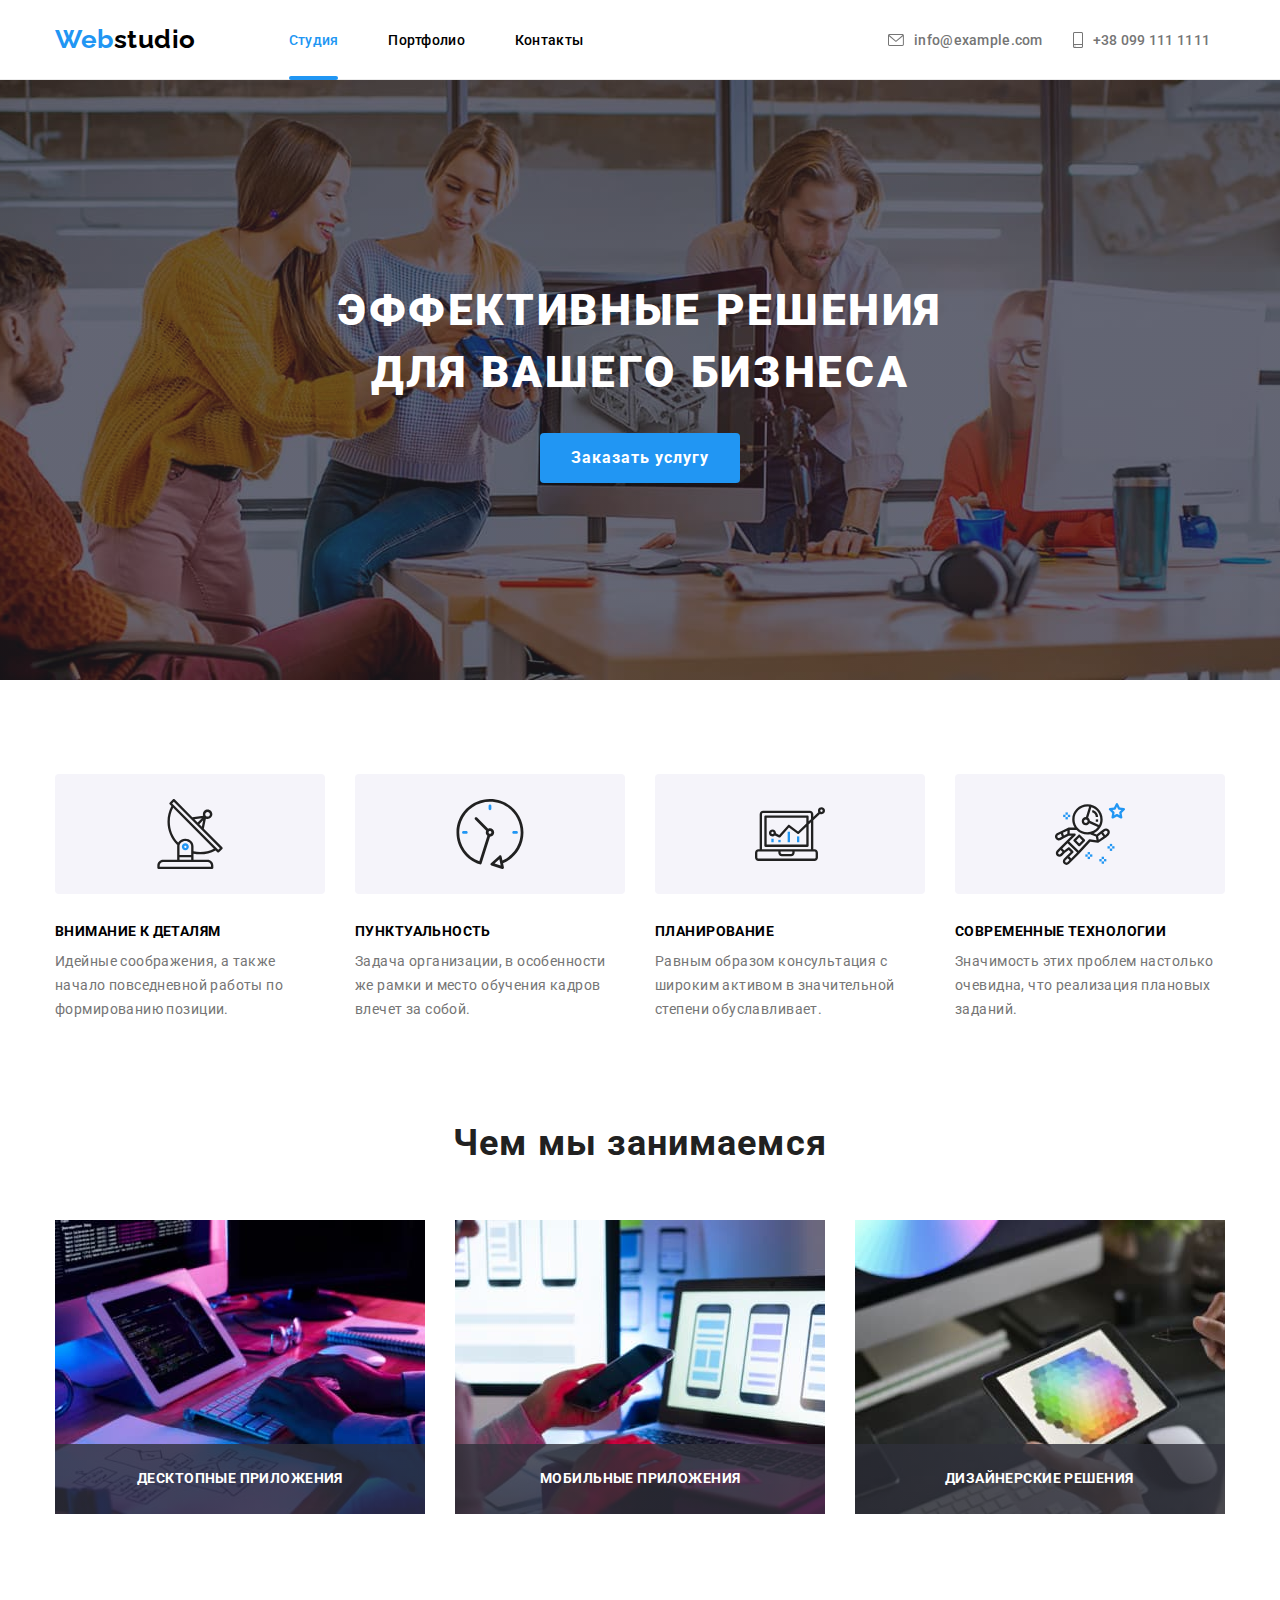
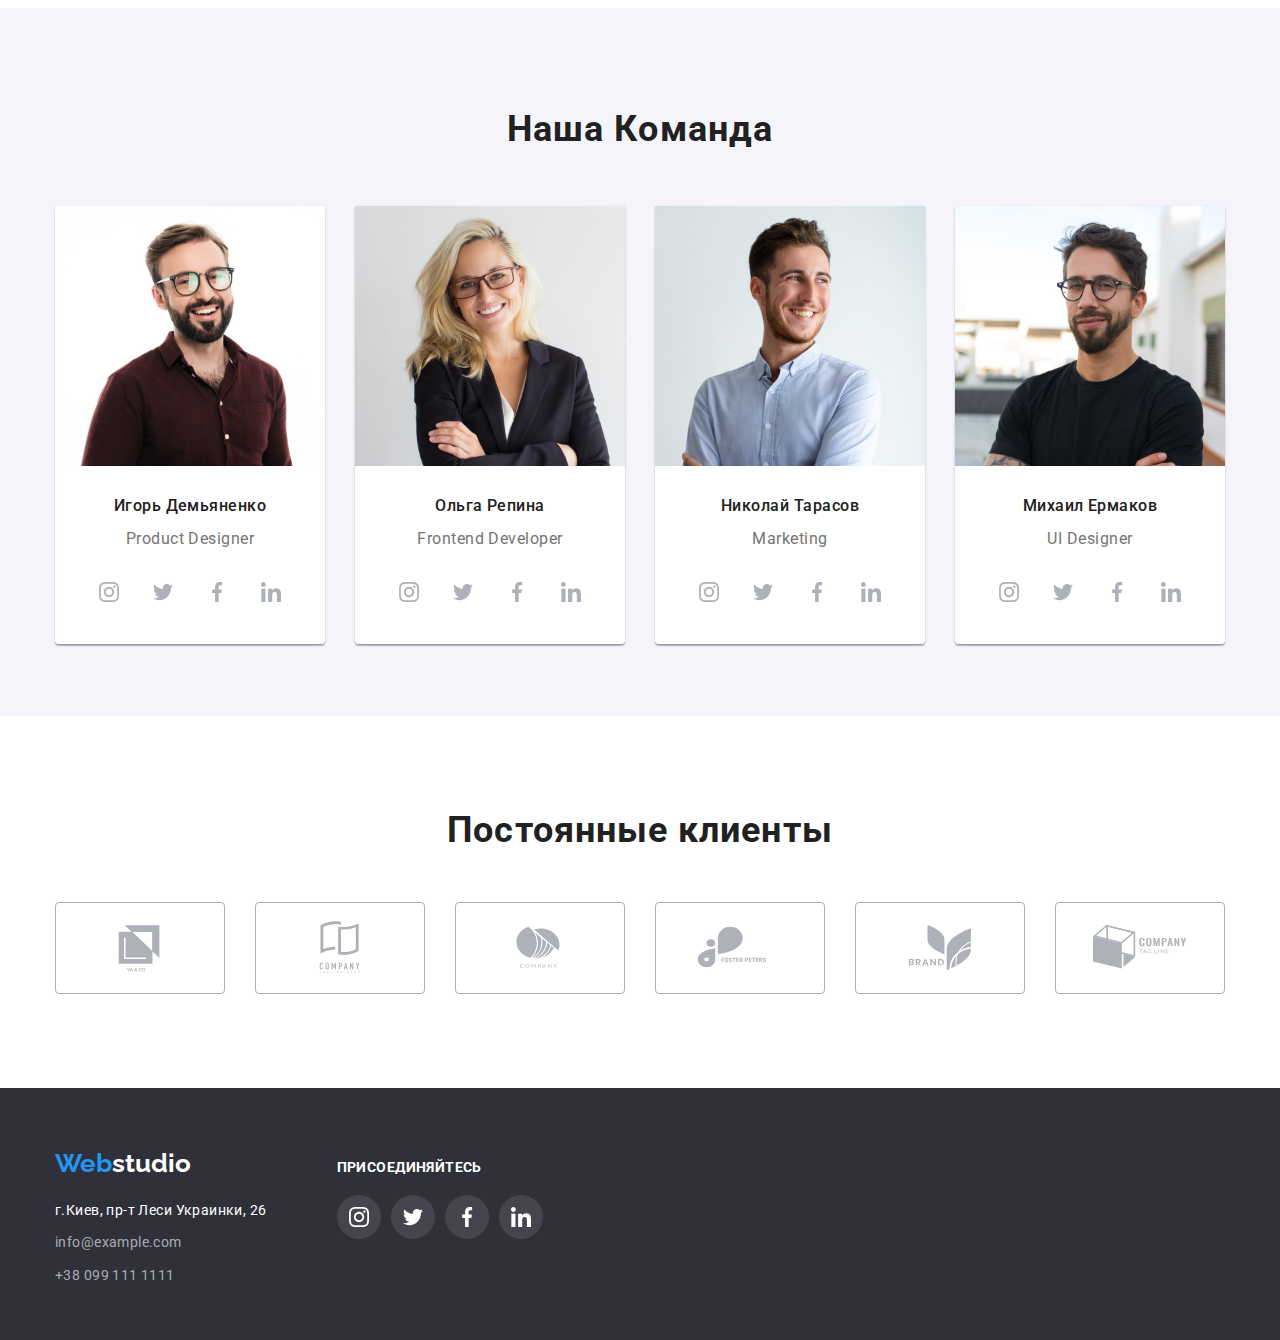
<file: index.html>
<!DOCTYPE html>
<html lang="ru">
  <head>
    <meta charset="UTF-8" />
    <meta http-equiv="X-UA-Compatible" content="IE=edge" />
    <meta name="viewport" content="width=device-width, initial-scale=1.0" />
    <title>Document</title>
    <link rel="preconnect" href="https://fonts.googleapis.com" />
    <link rel="preconnect" href="https://fonts.gstatic.com" crossorigin />
    <link
      href="https://fonts.googleapis.com/css2?family=Raleway:wght@700&family=Roboto:wght@400;500;700;900&display=swap"
      rel="stylesheet"
    />
    <link
      rel="stylesheet"
      href="https://cdnjs.cloudflare.com/ajax/libs/modern-normalize/1.1.0/modern-normalize.min.css"
    />
    <link rel="stylesheet" href="./css/styles.css" />
  </head>

  <body>
    <header class="header">
      <div class="container header-container">
        <nav class="nav">
          <a href="./index.html" lang="en" class="nav-title"
            >Web<span class="nav-logo">studio</span></a
          >

          <ul class="site-nav-list">
            <li class="nav-item">
              <a href="./index.html" class="link current">Студия</a>
            </li>
            <li class="nav-item">
              <a href="./portfolio.html" class="link">Портфолио</a>
            </li>
            <li class="nav-item"><a href="" class="link">Контакты</a></li>
          </ul>
        </nav>

        <div class="header-adress">
          <ul class="adress-list">
            <li class="adress-item">
              <a href="mailto:info@example.com" class="mail"
                ><svg class="nav-contact-icon" width="16" height="12">
                  <use href="images/icons.svg.svg#icon-envelope"></use>
                </svg>
                info@example.com</a
              >
            </li>
            <li class="adress-item">
              <a href="tel:+380991111111" class="phone"
                ><svg class="nav-contact-icon" width="10" height="16">
                  <use href="images/icons.svg.svg#icon-smartphone"></use>
                </svg>
                +38 099 111 1111</a
              >
            </li>
          </ul>
        </div>
      </div>
    </header>

    <main>
      <section class="hero-section overlay">
        <div class="container">
          <h1 class="hero-title">Эффективные решения для вашего бизнеса</h1>
          <button type="button" class="hero-button" data-modal-open>
            Заказать услугу
          </button>
        </div>
      </section>

      <section class="section">
        <div class="container">
          <ul class="section-list">
            <li class="section-item">
              <div class="section-group">
                <svg class="section-icon" width="70" height="70">
                  <use href="images/icons.svg.svg#icon-antenna"></use>
                </svg>
              </div>
              <h2 class="section-title">Внимание к деталям</h2>
              <p class="section-point">
                Идейные соображения, а также начало повседневной работы по
                формированию позиции.
              </p>
            </li>

            <li class="section-item">
              <div class="section-group">
                <svg class="section-icon" width="70" height="70">
                  <use href="images/icons.svg.svg#icon-clock"></use>
                </svg>
              </div>
              <h2 class="section-title">Пунктуальность</h2>
              <p class="section-point">
                Задача организации, в особенности же рамки и место обучения
                кадров влечет за собой.
              </p>
            </li>

            <li class="section-item">
              <div class="section-group">
                <svg class="section-icon" width="70" height="70">
                  <use href="images/icons.svg.svg#icon-diagram"></use>
                </svg>
              </div>
              <h2 class="section-title">Планирование</h2>
              <p class="section-point">
                Равным образом консультация с широким активом в значительной
                степени обуславливает.
              </p>
            </li>

            <li class="section-item">
              <div class="section-group">
                <svg class="section-icon" width="70" height="70">
                  <use href="images/icons.svg.svg#icon-astronaut"></use>
                </svg>
              </div>
              <h2 class="section-title">Современные технологии</h2>
              <p class="section-point">
                Значимость этих проблем настолько очевидна, что реализация
                плановых заданий.
              </p>
            </li>
          </ul>
        </div>
      </section>

      <section class="about-section">
        <div class="container">
          <h2 class="about-us">Чем мы занимаемся</h2>

          <ul class="about-list">
            <li class="about-item">
              <div class="decor-item">
                <img
                  src="./images/box1.jpg"
                  alt="Десктопные приложения"
                  width="370"
                  class="about-img"
                />

                <div class="box-description">
                  <h3 class="box-text-one">Десктопные приложения</h3>
                </div>
              </div>
            </li>

            <li class="about-item">
              <div class="decor-item">
                <img
                  class="about-img"
                  src="./images/box2.jpg"
                  alt="Мобильные приложения"
                  width="370"
                />

                <div class="box-description">
                  <h3 class="box-text-two">Мобильные приложения</h3>
                </div>
              </div>
            </li>

            <li class="about-item">
              <div class="decor-item">
                <img
                  src="./images/box3.jpg"
                  alt="Дизайнерские решения"
                  width="370"
                  class="about-img"
                />
                <div class="box-description">
                  <h3 class="box-text-three">Дизайнерские решения</h3>
                </div>
              </div>
            </li>
          </ul>
        </div>
      </section>

      <section class="team-section">
        <div class="container">
          <h2 class="our-team">Наша Команда</h2>
          <ul class="team-list">
            <li class="team-item">
              <img
                src="./images/teamcard1.jpg"
                alt="Игорь Демьяненко Продакт Дизайнер"
                width="270"
                class="team-img"
              />
              <div class="team-member">
                <h3 class="teammate-name">Игорь Демьяненко</h3>
                <p lang="en" class="team-position">Product Designer</p>
                <ul class="team-social-list">
                  <li class="team-social-item">
                    <a href="" class="team-social-link">
                      <svg class="team-social-icon" width="20" height="20">
                        <use href="images/icons.svg.svg#icon-instagram"></use>
                      </svg>
                    </a>
                  </li>
                  <li class="team-social-item">
                    <a href="" class="team-social-link">
                      <svg class="team-social-icon" width="20" height="20">
                        <use href="images/icons.svg.svg#icon-twitter"></use>
                      </svg>
                    </a>
                  </li>
                  <li class="team-social-item">
                    <a href="" class="team-social-link">
                      <svg class="team-social-icon" width="20" height="20">
                        <use href="images/icons.svg.svg#icon-facebook"></use>
                      </svg>
                    </a>
                  </li>
                  <li class="team-social-item">
                    <a href="" class="team-social-link">
                      <svg class="team-social-icon" width="20" height="20">
                        <use href="images/icons.svg.svg#icon-linkedin"></use>
                      </svg>
                    </a>
                  </li>
                </ul>
              </div>
            </li>

            <li class="team-item">
              <img
                src="./images/teamcard2.jpg"
                alt="Ольга Репина Фронтэнд Разработчик"
                width="270"
                class="team-img"
              />
              <div class="team-member">
                <h3 class="teammate-name">Ольга Репина</h3>
                <p lang="en" class="team-position">Frontend Developer</p>
                <ul class="team-social-list">
                  <li class="team-social-item">
                    <a href="" class="team-social-link"
                      ><svg class="team-social-icon" width="20" height="20">
                        <use href="images/icons.svg.svg#icon-instagram"></use>
                      </svg>
                    </a>
                  </li>
                  <li class="team-social-item">
                    <a href="" class="team-social-link"
                      ><svg class="team-social-icon" width="20" height="20">
                        <use href="images/icons.svg.svg#icon-twitter"></use>
                      </svg>
                    </a>
                  </li>
                  <li class="team-social-item">
                    <a href="" class="team-social-link"
                      ><svg class="team-social-icon" width="20" height="20">
                        <use href="images/icons.svg.svg#icon-facebook"></use>
                      </svg>
                    </a>
                  </li>
                  <li class="team-social-item">
                    <a href="" class="team-social-link">
                      <svg class="team-social-icon" width="20" height="20">
                        <use href="images/icons.svg.svg#icon-linkedin"></use>
                      </svg>
                    </a>
                  </li>
                </ul>
              </div>
            </li>

            <li class="team-item">
              <img
                src="./images/teamcard3.jpg"
                alt="Николай Тарасов Маркетолог"
                width="270"
                class="team-img"
              />
              <div class="team-member">
                <h3 class="teammate-name">Николай Тарасов</h3>
                <p lang="en" class="team-position">Marketing</p>
                <ul class="team-social-list">
                  <li class="team-social-item">
                    <a href="" class="team-social-link"
                      ><svg class="team-social-icon" width="20" height="20">
                        <use href="images/icons.svg.svg#icon-instagram"></use>
                      </svg>
                    </a>
                  </li>
                  <li class="team-social-item">
                    <a href="" class="team-social-link"
                      ><svg class="team-social-icon" width="20" height="20">
                        <use href="images/icons.svg.svg#icon-twitter"></use>
                      </svg>
                    </a>
                  </li>
                  <li class="team-social-item">
                    <a href="" class="team-social-link"
                      ><svg class="team-social-icon" width="20" height="20">
                        <use href="images/icons.svg.svg#icon-facebook"></use>
                      </svg>
                    </a>
                  </li>
                  <li class="team-social-item">
                    <a href="" class="team-social-link">
                      <svg class="team-social-icon" width="20" height="20">
                        <use href="images/icons.svg.svg#icon-linkedin"></use>
                      </svg>
                    </a>
                  </li>
                </ul>
              </div>
            </li>

            <li class="team-item">
              <img
                src="./images/teamcard4.jpg"
                alt="Михаил Ермаков ЮИ Дизайнер"
                width="270"
                class="team-img"
              />
              <div class="team-member">
                <h3 class="teammate-name">Михаил Ермаков</h3>
                <p lang="en" class="team-position">UI Designer</p>
                <ul class="team-social-list">
                  <li class="team-social-item">
                    <a href="" class="team-social-link"
                      ><svg class="team-social-icon" width="20" height="20">
                        <use href="images/icons.svg.svg#icon-instagram"></use>
                      </svg>
                    </a>
                  </li>
                  <li class="team-social-item">
                    <a href="" class="team-social-link">
                      <svg class="team-social-icon" width="20" height="20">
                        <use href="images/icons.svg.svg#icon-twitter"></use>
                      </svg>
                    </a>
                  </li>
                  <li class="team-social-item">
                    <a href="" class="team-social-link">
                      <svg class="team-social-icon" width="20" height="20">
                        <use href="images/icons.svg.svg#icon-facebook"></use>
                      </svg>
                    </a>
                  </li>
                  <li class="team-social-item">
                    <a href="" class="team-social-link">
                      <svg class="team-social-icon" width="20" height="20">
                        <use href="images/icons.svg.svg#icon-linkedin"></use>
                      </svg>
                    </a>
                  </li>
                </ul>
              </div>
            </li>
          </ul>
        </div>
      </section>
    </main>

    <section class="clients-section">
      <div class="container clients-container">
        <h2 class="clients-title">Постоянные клиенты</h2>
        <ul class="our-clients-list">
          <li class="our-clients-item">
            <a href="" class="our-clients-link">
              <svg class="our-clients-icon" width="106" height="60">
                <use href="./images/icons.svg.svg#icon-Logo"></use>
              </svg>
            </a>
          </li>
          <li class="our-clients-item">
            <a href="" class="our-clients-link">
              <svg class="our-clients-icon" width="106" height="60">
                <use href="./images/icons.svg.svg#icon-Logo-1"></use>
              </svg>
            </a>
          </li>
          <li class="our-clients-item">
            <a href="" class="our-clients-link">
              <svg class="our-clients-icon" width="106" height="60">
                <use href="./images/icons.svg.svg#icon-Logo-2"></use>
              </svg>
            </a>
          </li>
          <li class="our-clients-item">
            <a href="" class="our-clients-link">
              <svg class="our-clients-icon" width="106" height="60">
                <use href="./images/icons.svg.svg#icon-Logo-3"></use>
              </svg>
            </a>
          </li>
          <li class="our-clients-item">
            <a href="" class="our-clients-link">
              <svg class="our-clients-icon" width="106" height="60">
                <use href="./images/icons.svg.svg#icon-Logo-4"></use>
              </svg>
            </a>
          </li>
          <li class="our-clients-item">
            <a href="" class="our-clients-link">
              <svg class="our-clients-icon" width="106" height="60">
                <use href="./images/icons.svg.svg#icon-Logo-5"></use>
              </svg>
            </a>
          </li>
        </ul>
      </div>
    </section>

    <footer class="footer">
      <div class="container footer-container">
        <div class="footer-adress">
          <a href="./index.html" lang="en" class="footer-title"
            >Web<span class="footer-logo">studio</span></a
          >
          <address>
            <ul class="footer-contacts">
              <li>
                <a
                  href="https://goo.gl/maps/CcoJEwmLKHJg576z9"
                  target="_blank"
                  rel="noopener noreferrer nofollow"
                  class="footer-map"
                  >г.Киев, пр-т Леси Украинки, 26</a
                >
              </li>
              <li>
                <a href="mailto:info@example.com" class="footer-email"
                  >info@example.com</a
                >
              </li>
              <li>
                <a href="tel:+380991111111" class="footer-tel"
                  >+38 099 111 1111</a
                >
              </li>
            </ul>
          </address>
        </div>
        <div class="footer-socials">
          <p class="footer-join-us">присоединяйтесь</p>
          <ul class="footer-social-list">
            <li class="footer-social-item">
              <a href="" class="footer-social-link"
                ><svg class="footer-social-icon" width="20" height="20">
                  <use href="images/icons.svg.svg#icon-instagram"></use>
                </svg>
              </a>
            </li>
            <li class="footer-social-item">
              <a href="" class="footer-social-link"
                ><svg class="footer-social-icon" width="20" height="20">
                  <use href="images/icons.svg.svg#icon-twitter"></use>
                </svg>
              </a>
            </li>
            <li class="footer-social-item">
              <a href="" class="footer-social-link"
                ><svg class="footer-social-icon" width="20" height="20">
                  <use href="images/icons.svg.svg#icon-facebook"></use>
                </svg>
              </a>
            </li>
            <li class="footer-social-item">
              <a href="" class="footer-social-link">
                <svg class="footer-social-icon" width="20" height="20">
                  <use href="images/icons.svg.svg#icon-linkedin"></use>
                </svg>
              </a>
            </li>
          </ul>
        </div>
      </div>
    </footer>

    <div class="backdrop is-hidden" data-modal>
      <div class="modal">
        <button class="close-button" type="button" data-modal-close>
          <svg class="icon-close" width="18" height="18">
            <use href="./images/icons.svg.svg#icon-close"></use>
          </svg>
        </button>
      </div>
    </div>
    <script src="./js/modal.js"></script>
  </body>
</html>
</file>
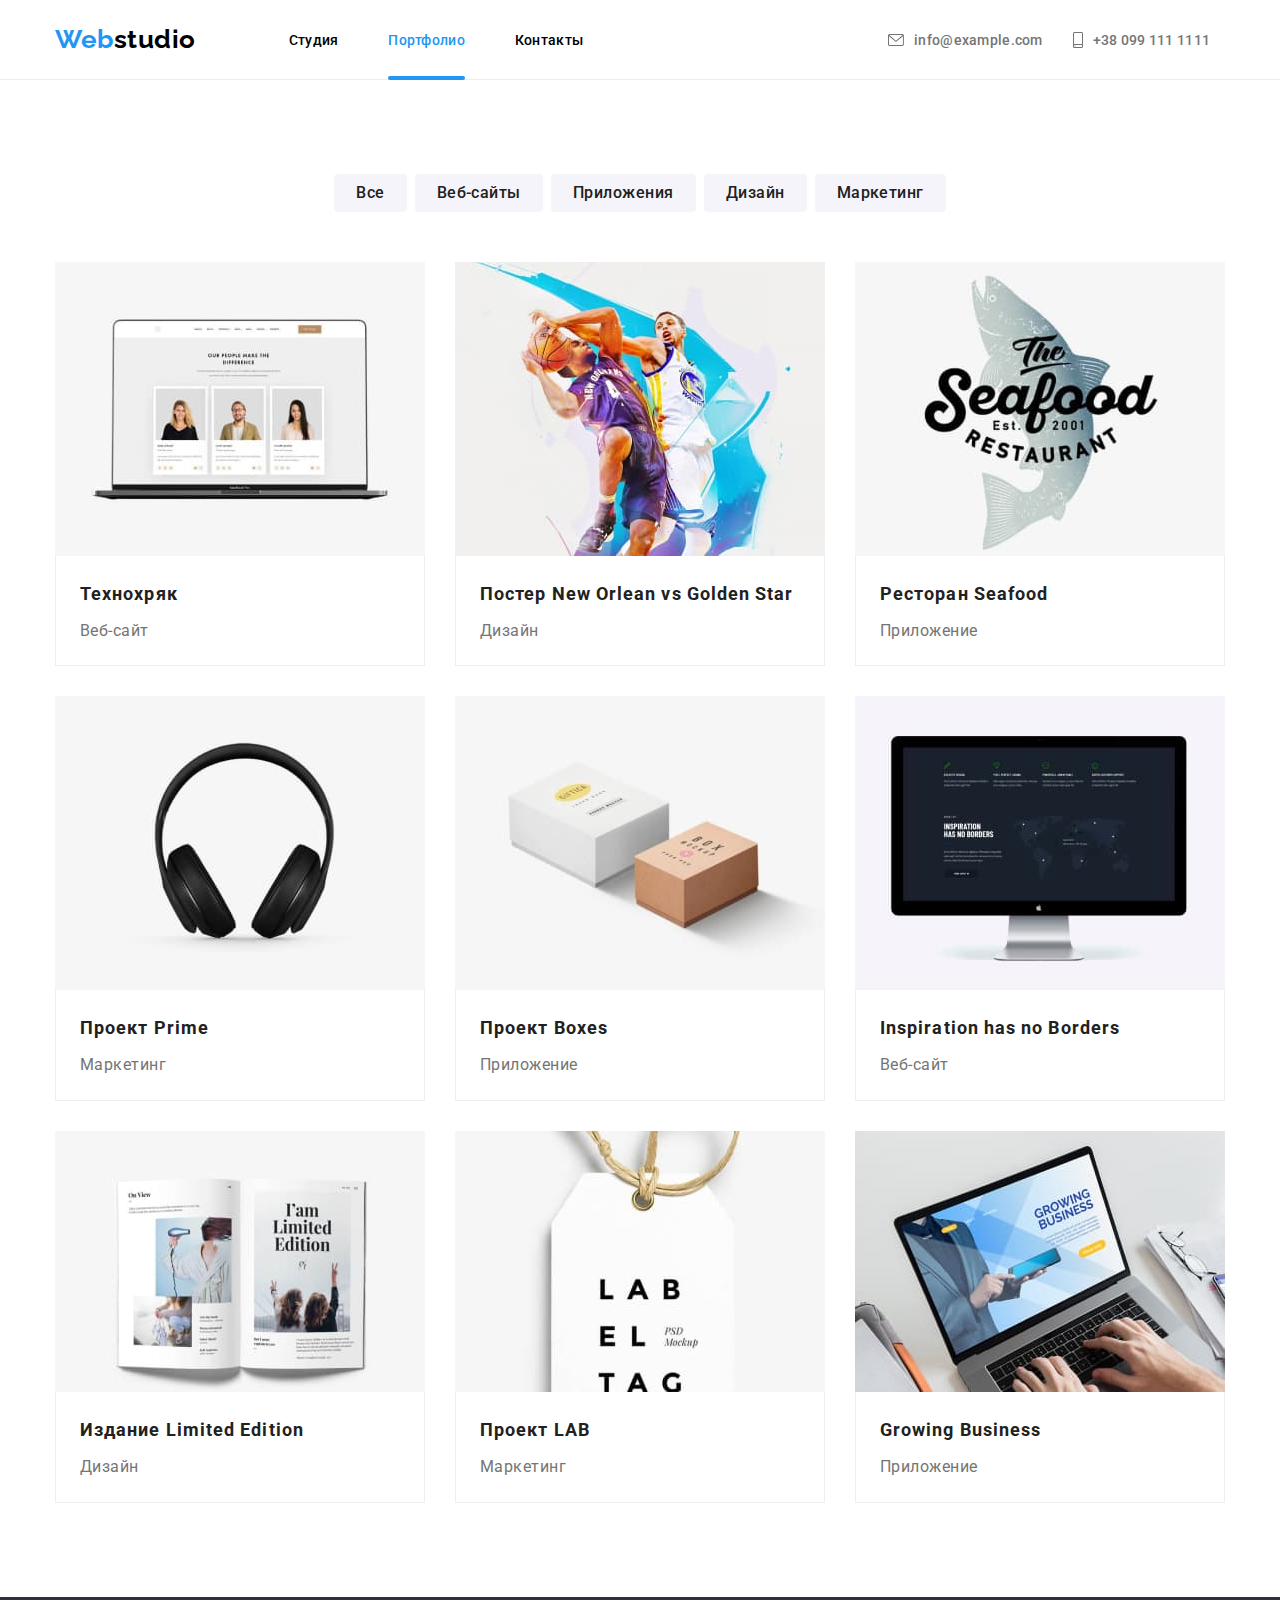
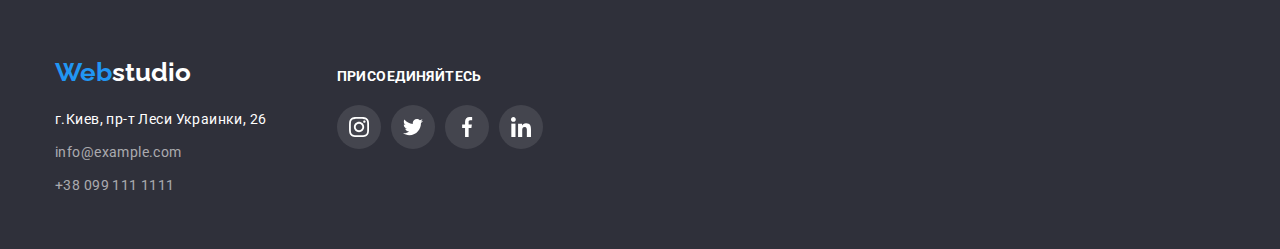
<file: portfolio.html>
<!DOCTYPE html>
<html lang="ru">
  <head>
    <meta charset="UTF-8" />
    <meta http-equiv="X-UA-Compatible" content="IE=edge" />
    <meta name="viewport" content="width=device-width, initial-scale=1.0" />
    <title>Document</title>
    <link rel="preconnect" href="https://fonts.googleapis.com" />
    <link rel="preconnect" href="https://fonts.gstatic.com" crossorigin />
    <link
      href="https://fonts.googleapis.com/css2?family=Raleway:wght@700&family=Roboto:wght@400;500;700;900&display=swap"
      rel="stylesheet"
    />
    <link
      rel="stylesheet"
      href="https://cdnjs.cloudflare.com/ajax/libs/modern-normalize/1.1.0/modern-normalize.min.css"
    />
    <link rel="stylesheet" href="./css/styles.css" />
  </head>

  <body>
    <header class="header">
      <div class="container header-container">
        <nav class="nav">
          <a href="./index.html" lang="en" class="nav-title"
            >Web<span class="nav-logo">studio</span></a
          >

          <ul class="site-nav-list">
            <li class="nav-item">
              <a href="./index.html" class="link">Студия</a>
            </li>
            <li class="nav-item">
              <a href="./portfolio.html" class="link current">Портфолио</a>
            </li>
            <li class="nav-item"><a href="" class="link">Контакты</a></li>
          </ul>
        </nav>

        <div class="header-adress">
          <ul class="adress-list">
            <li class="adress-item">
              <a href="mailto:info@example.com" class="mail"
                ><svg class="nav-contact-icon" width="16" height="12">
                  <use href="images/icons.svg.svg#icon-envelope"></use>
                </svg>
                info@example.com</a
              >
            </li>
            <li class="adress-item">
              <a href="tel:+380991111111" class="phone"
                ><svg class="nav-contact-icon" width="10" height="16">
                  <use href="images/icons.svg.svg#icon-smartphone"></use>
                </svg>
                +38 099 111 1111</a
              >
            </li>
          </ul>
        </div>
      </div>
    </header>
    <main>
      <section class="portfolio-section">
        <div class="container">
          <h1 class="visually-hidden">Портфолио</h1>
          <ul class="buttons-list">
            <li class="button-item">
              <button type="button" class="buttons-portfolio">Все</button>
            </li>
            <li class="button-item">
              <button type="button" class="buttons-portfolio">Веб-сайты</button>
            </li>
            <li class="button-item">
              <button type="button" class="buttons-portfolio">
                Приложения
              </button>
            </li>
            <li class="button-item">
              <button type="button" class="buttons-portfolio">Дизайн</button>
            </li>
            <li class="button-item">
              <button type="button" class="buttons-portfolio">Маркетинг</button>
            </li>
          </ul>

          <ul class="example">
            <li class="example-item">
              <a href="" class="card-link">
                <div class="example-image">
                  <img
                    src="./images/image-one.jpg"
                    alt="Веб-сайт"
                    width="370"
                    class="example-img"
                  />
                  <div class="example-animation">
                    <p class="example-animation-text">
                      Технокряк это современная площадка распространения
                      коронавируса. Компании используют эту платформу для
                      цифрового шпионажа и атак на защищённые сервера
                      конкурентов.
                    </p>
                  </div>
                </div>
                <div class="example-description">
                  <h2 class="example-title">Технохряк</h2>
                  <p class="example-text">Веб-сайт</p>
                </div>
              </a>
            </li>

            <li class="example-item">
              <a href="" class="card-link">
                <div class="example-image">
                  <img
                    src="./images/image-two.jpg"
                    alt="Дизайн"
                    width="370"
                    class="example-img"
                  />
                  <div class="example-animation">
                    <p class="example-animation-text">
                      Технокряк это современная площадка распространения
                      коронавируса. Компании используют эту платформу для
                      цифрового шпионажа и атак на защищённые сервера
                      конкурентов.
                    </p>
                  </div>
                </div>
                <div class="example-description">
                  <h2 class="example-title">
                    Постер
                    <span lang="en" class="example-title"
                      >New Orlean vs Golden Star</span
                    >
                  </h2>
                  <p class="example-text">Дизайн</p>
                </div>
              </a>
            </li>

            <li class="example-item">
              <a href="" class="card-link">
                <div class="example-image">
                  <img
                    src="./images/image-three.jpg"
                    alt="Приложение"
                    width="370"
                    class="example-img"
                  />
                  <div class="example-animation">
                    <p class="example-animation-text">
                      Технокряк это современная площадка распространения
                      коронавируса. Компании используют эту платформу для
                      цифрового шпионажа и атак на защищённые сервера
                      конкурентов.
                    </p>
                  </div>
                </div>
                <div class="example-description">
                  <h2 class="example-title">
                    Ресторан
                    <span lang="en" class="example-title">Seafood</span>
                  </h2>
                  <p class="example-text">Приложение</p>
                </div>
              </a>
            </li>

            <li class="example-item">
              <a href="" class="card-link">
                <div class="example-image">
                  <img
                    src="./images/image-four.jpg"
                    alt="Маркетинг"
                    width="370"
                    class="example-img"
                  />
                  <div class="example-animation">
                    <p class="example-animation-text">
                      Технокряк это современная площадка распространения
                      коронавируса. Компании используют эту платформу для
                      цифрового шпионажа и атак на защищённые сервера
                      конкурентов.
                    </p>
                  </div>
                </div>
                <div class="example-description">
                  <h2 class="example-title">
                    Проект <span lang="en" class="example-title">Prime</span>
                  </h2>
                  <p class="example-text">Маркетинг</p>
                </div>
              </a>
            </li>

            <li class="example-item">
              <a href="" class="card-link">
                <div class="example-image">
                  <img
                    src="./images/image-five.jpg"
                    alt="Приложение"
                    width="370"
                    class="example-img"
                  />
                  <div class="example-animation">
                    <p class="example-animation-text">
                      Технокряк это современная площадка распространения
                      коронавируса. Компании используют эту платформу для
                      цифрового шпионажа и атак на защищённые сервера
                      конкурентов.
                    </p>
                  </div>
                </div>
                <div class="example-description">
                  <h2 class="example-title">
                    Проект <span lang="en" class="example-title">Boxes</span>
                  </h2>
                  <p class="example-text">Приложение</p>
                </div>
              </a>
            </li>

            <li class="example-item">
              <a href="" class="card-link">
                <div class="example-image">
                  <img
                    src="./images/image-six.jpg"
                    alt="веб-сайт"
                    width="370"
                    class="example-img"
                  />
                  <div class="example-animation">
                    <p class="example-animation-text">
                      Технокряк это современная площадка распространения
                      коронавируса. Компании используют эту платформу для
                      цифрового шпионажа и атак на защищённые сервера
                      конкурентов.
                    </p>
                  </div>
                </div>
                <div class="example-description">
                  <h2 class="example-title">
                    <span lang="en" class="example-title"
                      >Inspiration has no Borders</span
                    >
                  </h2>
                  <p class="example-text">Веб-сайт</p>
                </div>
              </a>
            </li>

            <li class="example-item">
              <a href="" class="card-link">
                <div class="example-image">
                  <img
                    src="./images/image-seven.jpg"
                    alt="Дизайн"
                    width="370"
                    class="example-img"
                  />
                  <div class="example-animation">
                    <p class="example-animation-text">
                      Технокряк это современная площадка распространения
                      коронавируса. Компании используют эту платформу для
                      цифрового шпионажа и атак на защищённые сервера
                      конкурентов.
                    </p>
                  </div>
                </div>
                <div class="example-description">
                  <h2 class="example-title">
                    Издание
                    <span lang="en" class="example-title">Limited Edition</span>
                  </h2>
                  <p class="example-text">Дизайн</p>
                </div>
              </a>
            </li>

            <li class="example-item">
              <a href="" class="card-link">
                <div class="example-image">
                  <img
                    src="./images/image-eight.jpg"
                    alt="Маркетинг"
                    width="370"
                    class="example-img"
                  />
                  <div class="example-animation">
                    <p class="example-animation-text">
                      Технокряк это современная площадка распространения
                      коронавируса. Компании используют эту платформу для
                      цифрового шпионажа и атак на защищённые сервера
                      конкурентов.
                    </p>
                  </div>
                </div>
                <div class="example-description">
                  <h2 class="example-title">
                    Проект <span lang="en" class="example-title">LAB</span>
                  </h2>
                  <p class="example-text">Маркетинг</p>
                </div>
              </a>
            </li>

            <li class="example-item">
              <a href="" class="card-link">
                <div class="example-image">
                  <img
                    src="./images/image-nine.jpg"
                    alt="Приложение"
                    width="370"
                    class="example-img"
                  />
                  <div class="example-animation">
                    <p class="example-animation-text">
                      Технокряк это современная площадка распространения
                      коронавируса. Компании используют эту платформу для
                      цифрового шпионажа и атак на защищённые сервера
                      конкурентов.
                    </p>
                  </div>
                </div>
                <div class="example-description">
                  <h2 class="example-title">
                    <span lang="en" class="example-title">
                      Growing Business</span
                    >
                  </h2>
                  <p class="example-text">Приложение</p>
                </div>
              </a>
            </li>
          </ul>
        </div>
      </section>
    </main>

    <footer class="footer">
      <div class="container footer-container">
        <div class="footer-adress">
          <a href="./index.html" lang="en" class="footer-title"
            >Web<span class="footer-logo">studio</span></a
          >
          <address>
            <ul class="footer-contacts">
              <li>
                <a
                  href="https://goo.gl/maps/CcoJEwmLKHJg576z9"
                  target="_blank"
                  rel="noopener noreferrer nofollow"
                  class="footer-map"
                  >г.Киев, пр-т Леси Украинки, 26</a
                >
              </li>
              <li>
                <a href="mailto:info@example.com" class="footer-email"
                  >info@example.com</a
                >
              </li>
              <li>
                <a href="tel:+380991111111" class="footer-tel"
                  >+38 099 111 1111</a
                >
              </li>
            </ul>
          </address>
        </div>
        <div class="footer-socials">
          <p class="footer-join-us">присоединяйтесь</p>
          <ul class="footer-social-list">
            <li class="footer-social-item">
              <a href="" class="footer-social-link"
                ><svg class="footer-social-icon" width="20" height="20">
                  <use href="images/icons.svg.svg#icon-instagram"></use>
                </svg>
              </a>
            </li>
            <li class="footer-social-item">
              <a href="" class="footer-social-link"
                ><svg class="footer-social-icon" width="20" height="20">
                  <use href="images/icons.svg.svg#icon-twitter"></use>
                </svg>
              </a>
            </li>
            <li class="footer-social-item">
              <a href="" class="footer-social-link"
                ><svg class="footer-social-icon" width="20" height="20">
                  <use href="images/icons.svg.svg#icon-facebook"></use>
                </svg>
              </a>
            </li>
            <li class="footer-social-item">
              <a href="" class="footer-social-link">
                <svg class="footer-social-icon" width="20" height="20">
                  <use href="images/icons.svg.svg#icon-linkedin"></use>
                </svg>
              </a>
            </li>
          </ul>
        </div>
      </div>
    </footer>
  </body>
</html>
</file>
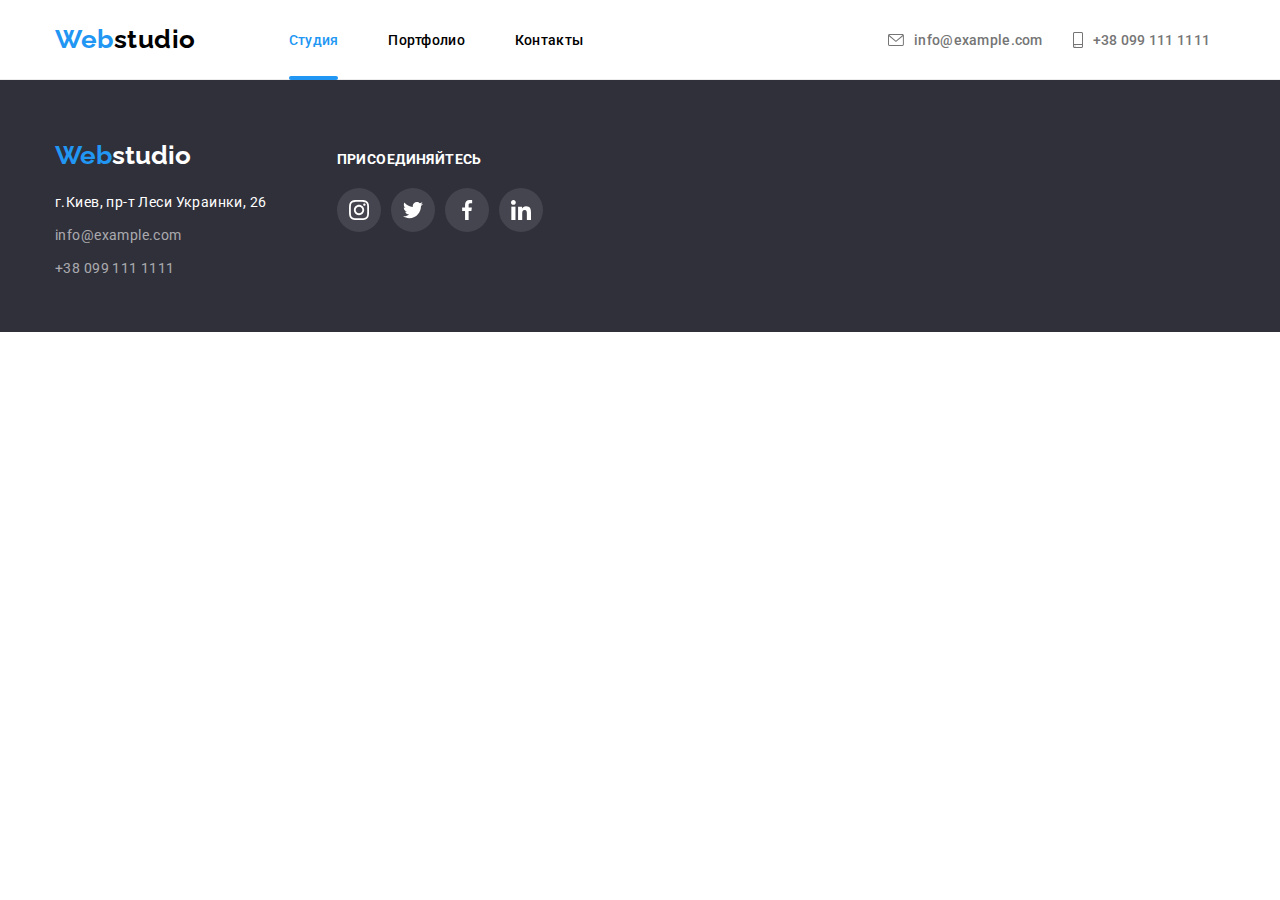
<file: studio.html>
<!DOCTYPE html>
<html lang="ru">
  <head>
    <meta charset="UTF-8" />
    <meta http-equiv="X-UA-Compatible" content="IE=edge" />
    <meta name="viewport" content="width=device-width, initial-scale=1.0" />
    <title>Document</title>
    <link rel="preconnect" href="https://fonts.googleapis.com" />
    <link rel="preconnect" href="https://fonts.gstatic.com" crossorigin />
    <link
      href="https://fonts.googleapis.com/css2?family=Raleway:wght@700&family=Roboto:wght@400;500;700;900&display=swap"
      rel="stylesheet"
    />
    <link
      rel="stylesheet"
      href="https://cdnjs.cloudflare.com/ajax/libs/modern-normalize/1.1.0/modern-normalize.min.css"
    />
    <link rel="stylesheet" href="./css/styles.css" />
  </head>

  <body>
    <header class="header">
      <div class="container header-container">
        <nav class="nav">
          <a href="./index.html" lang="en" class="nav-title"
            >Web<span class="nav-logo">studio</span></a
          >

          <ul class="site-nav-list">
            <li class="nav-item">
              <a href="./index.html" class="link current">Студия</a>
            </li>
            <li class="nav-item">
              <a href="./portfolio.html" class="link">Портфолио</a>
            </li>
            <li class="nav-item"><a href="" class="link">Контакты</a></li>
          </ul>
        </nav>

        <div class="header-adress">
          <ul class="adress-list">
            <li class="adress-item">
              <a href="mailto:info@example.com" class="mail"
                ><svg class="nav-contact-icon" width="16" height="12">
                  <use href="images/icons.svg.svg#icon-envelope"></use>
                </svg>
                info@example.com</a
              >
            </li>
            <li class="adress-item">
              <a href="tel:+380991111111" class="phone"
                ><svg class="nav-contact-icon" width="10" height="16">
                  <use href="images/icons.svg.svg#icon-smartphone"></use>
                </svg>
                +38 099 111 1111</a
              >
            </li>
          </ul>
        </div>
      </div>
    </header>
    <main></main>

    <footer class="footer">
      <div class="container footer-container">
        <div class="footer-adress">
          <a href="./index.html" lang="en" class="footer-title"
            >Web<span class="footer-logo">studio</span></a
          >
          <address>
            <ul class="footer-contacts">
              <li>
                <a
                  href="https://goo.gl/maps/CcoJEwmLKHJg576z9"
                  target="_blank"
                  rel="noopener noreferrer nofollow"
                  class="footer-map"
                  >г.Киев, пр-т Леси Украинки, 26</a
                >
              </li>
              <li>
                <a href="mailto:info@example.com" class="footer-email"
                  >info@example.com</a
                >
              </li>
              <li>
                <a href="tel:+380991111111" class="footer-tel"
                  >+38 099 111 1111</a
                >
              </li>
            </ul>
          </address>
        </div>
        <div class="footer-socials">
          <p class="footer-join-us">присоединяйтесь</p>
          <ul class="footer-social-list">
            <li class="footer-social-item">
              <a href="" class="footer-social-link"
                ><svg class="footer-social-icon" width="20" height="20">
                  <use href="images/icons.svg.svg#icon-instagram"></use>
                </svg>
              </a>
            </li>
            <li class="footer-social-item">
              <a href="" class="footer-social-link"
                ><svg class="footer-social-icon" width="20" height="20">
                  <use href="images/icons.svg.svg#icon-twitter"></use>
                </svg>
              </a>
            </li>
            <li class="footer-social-item">
              <a href="" class="footer-social-link"
                ><svg class="footer-social-icon" width="20" height="20">
                  <use href="images/icons.svg.svg#icon-facebook"></use>
                </svg>
              </a>
            </li>
            <li class="footer-social-item">
              <a href="" class="footer-social-link">
                <svg class="footer-social-icon" width="20" height="20">
                  <use href="images/icons.svg.svg#icon-linkedin"></use>
                </svg>
              </a>
            </li>
          </ul>
        </div>
      </div>
    </footer>
  </body>
</html>
</file>
<file: css/styles.css>
/* цвет основного текста #212121 */
/* цвет вторичного текста #757575 */
/* цвет героя #FFFFFF #2F303A  */
/*  цвет сссылок, кнопок, лого #2196F3 #000000 */
/* rgba(255, 255, 255, 0.6) */

:root {
  --primary-color-text: #212121;
  --secondary-text-color: #757575;
  --hero-text-color: #ffffff;
  --hero-background-color: #2f303a;
  --hero-button-ineractive-color: #188ce8;
  --ineractive-color: #2196f3;
  --active-color: #000000;
  --footer-text-color: rgba(255, 255, 255, 0.6);
  --portfolio-colors: #f5f4fa;
  --border-color: #ececec;
  --border-portfolio-color: #eeeeee;
  --hero-linear-gradient-color: #2f303a 40 %;
  --social-link-icon: #afb1b8;
  --social-icon-background: rgba(255, 255, 255, 0.1);
  --portfolio-box-shadow-color: 0px 1px 1px rgba(0, 0, 0, 0.12),
    0px 4px 4px rgba(0, 0, 0, 0.06), 1px 4px 6px rgba(0, 0, 0, 0.16);
}

p,
h1,
h2,
h3,
h4,
h5,
h6 {
  margin: 0;
}

ul {
  list-style: none;
  margin: 0;
  padding: 0;
}

img {
  display: block;
  max-width: 100%;
  height: auto;
}

.container {
  width: 1200px;
  padding-left: 15px;
  padding-right: 15px;
  margin-left: auto;
  margin-right: auto;
}

body {
  background-color: #fff;
  color: var(--secondary-text-color);
  font-family: Roboto, sans-serif;
}

/* -----------Header/Site nav----------- */

.header {
  border-bottom: 1px solid var(--border-color);
  max-height: 80px;
  margin-left: auto;
  margin-right: auto;
}

.header-container {
  display: flex;
  align-items: center;
}

.nav {
  display: flex;
  align-items: center;
}

.site-nav-list {
  display: flex;
  margin-left: 93px;
}

.nav-title {
  font-family: 'Raleway', sans-serif;
  text-decoration: none;
  color: var(--ineractive-color);
  font-weight: 700;
  font-size: 26px;
  line-height: 1.2;
  letter-spacing: 0.02em;
  padding-top: 24px;
  padding-bottom: 25px;
}

.nav-logo {
  font-family: 'Raleway', sans-serif;
  color: var(--active-color);
  font-weight: 700;
  font-size: 26px;
  line-height: 1.2;
  letter-spacing: 0.02em;
}

.nav-item + .nav-item {
  margin-left: 50px;
}

.link {
  position: relative;
}

.link {
  color: var(--active-color);
  font-weight: 500;
  font-size: 14px;
  line-height: 1.8;
  text-decoration: none;
  letter-spacing: 0.02em;
  padding-top: 32px;
  padding-bottom: 32px;
  transition-property: color;
  transition-duration: 250ms;
  transition-timing-function: cubic-bezier(0.4, 0, 0.2, 1);
}

.link:hover,
.link:focus {
  color: var(--ineractive-color);
  outline: none;
}

.current {
  color: var(--ineractive-color);
}

.current::after {
  content: '';
  position: absolute;
  top: 76px;
  left: 0;
  width: 100%;
  height: 4px;
  border-radius: 2px;
  background-color: var(--ineractive-color);
}

.header-adress {
  display: flex;
  align-items: center;
  margin-left: 305px;
  margin-right: auto;
}

.adress-list {
  display: flex;
  align-items: center;
  margin-left: auto;
}

.adress-item + .adress-item {
  margin-left: 30px;
}

.mail,
.phone {
  text-decoration: none;
  letter-spacing: 0.02em;
  color: var(--secondary-text-color);
  font-weight: 500;
  font-size: 14px;
  line-height: 1.2;
  padding-top: 32px;
  padding-bottom: 32px;
  display: flex;
  align-items: center;
  transition-property: color;
  transition-duration: 250ms;
  transition-timing-function: cubic-bezier(0.4, 0, 0.2, 1);
}

.nav-contact-icon {
  display: flex;
  fill: currentColor;
}

.nav-contact-icon {
  margin-right: 10px;
}

.mail:hover,
.mail:focus {
  color: var(--ineractive-color);
  outline: none;
}

.phone:hover,
.phone:focus {
  color: var(--ineractive-color);
  outline: none;
}

.nav-contact-icon:hover,
.nav-contact-icon:focus {
  color: var(--ineractive-color);
}

/* -----------------Main----------------- */

/* Hero */

.hero-section {
  text-align: center;
  padding-top: 200px;
  padding-bottom: 200px;
}

.overlay {
  max-width: 1600px;
  height: 600px;
  margin-left: auto;
  margin-right: auto;
  background-color: var(--hero-background-color);
  background-image: linear-gradient(
      to right,
      rgba(47, 48, 58, 0.4),
      rgba(47, 48, 58, 0.4)
    ),
    url(../images/hero.jpg);
  background-position: center;
  background-repeat: no-repeat;
  background-size: cover;
}

.hero-title {
  color: var(--hero-text-color);
  font-weight: 900;
  font-size: 44px;
  line-height: 1.4;
  text-align: center;
  letter-spacing: 0.06em;
  text-transform: uppercase;
  margin-bottom: 30px;
  width: 696px;
  margin-left: auto;
  margin-right: auto;
}

.hero-button {
  color: var(--hero-text-color);
  background-color: var(--ineractive-color);
  font-family: inherit;
  font-weight: 700;
  font-size: 16px;
  line-height: 1.87;
  align-items: center;
  text-align: center;
  cursor: pointer;
  letter-spacing: 0.06em;
  border-radius: 4px;
  border: none;
  min-width: 200px;
  height: 50px;
  transition-property: color, background-color, border-color, box-shadow;
  transition-duration: 250ms;
  transition-timing-function: cubic-bezier(0.4, 0, 0.2, 1);
}

.hero-button:hover,
.hero-button:focus {
  color: var(--hero-text-color);
  background-color: var(--hero-button-ineractive-color);
  border-color: var(--hero-button-ineractive-color);
  box-shadow: 0px 4px 4px rgba(0, 0, 0, 0.15);
  outline: none;
}

.backdrop {
  position: fixed;
  top: 0;
  left: 0;
  width: 100vw;
  height: 100vh;
  opacity: 1;
  transition-property: opacity, visibility;
  transition-duration: 250ms;
  transition-timing-function: cubic-bezier(0.4, 0, 0.2, 1);
  background-color: rgba(0, 0, 0, 0.2);
}

.backdrop.is-hidden {
  opacity: 0;
  pointer-events: none;
  visibility: hidden;
}

.backdrop.is-hidden .modal {
  transform: translate(-50%, -50%) scale(0.9);
}

.modal {
  position: absolute;
  width: 528px;
  min-height: 581px;
  top: 50%;
  left: 50%;
  visibility: visible;
  transform: translate(-50%, -50%) scale(1);
  transition-property: transform, visibility;
  transition-duration: 250ms;
  transition-timing-function: cubic-bezier(0.4, 0, 0.2, 1);
  border-radius: 4px;
  background-color: #fff;
  box-shadow: 0px 1px 3px rgba(0, 0, 0, 0.12), 0px 1px 1px rgba(0, 0, 0, 0.14),
    0px 2px 1px rgba(0, 0, 0, 0.2);
}

.close-button {
  position: absolute;
  display: flex;
  align-items: center;
  justify-content: center;
  top: 8px;
  right: 8px;
  width: 30px;
  height: 30px;
  margin: 0;
  padding: 0;
  cursor: pointer;
  border-radius: 50%;
  border: 1px solid rgba(0, 0, 0, 0.1);
  background-color: #fff;
  transition-property: box-shadow;
  transition-duration: 250ms;
  transition-timing-function: cubic-bezier(0.4, 0, 0.2, 1);
}

.close-button:hover,
.close-button:focus {
  box-shadow: 0px 1px 3px rgba(0, 0, 0, 0.12), 0px 1px 1px rgba(0, 0, 0, 0.14),
    0px 2px 1px rgba(0, 0, 0, 0.2);
}

/* Sections */

.section {
  padding-top: 94px;
}

.about-section,
.team-section,
.clients-section {
  padding-top: 94px;
  padding-bottom: 94px;
}

.section-list {
  display: flex;
  text-align: left;
  margin-left: -30px;
}

.section-item {
  flex-basis: calc(100% / 4 - 30px);
  margin-left: 30px;
}

.section-title {
  color: var(--active-color);
  font-weight: 700;
  font-size: 14px;
  line-height: 1.14;
  letter-spacing: 0.03em;
  text-transform: uppercase;
  margin-bottom: 10px;
}

.section-point {
  color: var(--secondary-text-color);
  font-size: 14px;
  line-height: 1.71;
  letter-spacing: 0.03em;
}

.section-group {
  display: flex;
  justify-content: center;
  align-items: center;
  margin-bottom: 30px;
  background-color: var(--portfolio-colors);
  width: 100%;
  height: 120px;
  border-radius: 4px;
}

/* --------------About&Team Sections---------------------- */

.decor-item {
  position: relative;
}

.box-description {
  position: absolute;
  bottom: 0;
  left: 0;
  width: 100%;
  height: 70px;
  background-image: linear-gradient(
    rgba(47, 48, 58, 0.8),
    rgba(47, 48, 58, 0.8)
  );
}

.box-text-one {
  position: absolute;
  bottom: 27px;
  left: 82px;
  color: #ffffff;
  font-weight: 700;
  font-size: 14px;
  line-height: 1.14;
  text-align: center;
  letter-spacing: 0.03em;
  text-transform: uppercase;
}

.box-text-two {
  position: absolute;
  bottom: 27px;
  left: 85px;
  color: #ffffff;
  font-weight: 700;
  font-size: 14px;
  line-height: 1.14;
  text-align: center;
  letter-spacing: 0.03em;
  text-transform: uppercase;
}

.box-text-three {
  position: absolute;
  bottom: 27px;
  left: 90px;
  color: #ffffff;
  font-weight: 700;
  font-size: 14px;
  line-height: 1.14;
  text-align: center;
  letter-spacing: 0.03em;
  text-transform: uppercase;
}

.about-list {
  display: flex;
  margin-left: -30px;
}

.about-item {
  flex-basis: calc(100% / 3 - 30px);
  margin-left: 30px;
}

.about-us,
.our-team {
  color: var(--primary-color-text);
  font-weight: 700;
  font-size: 36px;
  line-height: 1.5;
  letter-spacing: 0.03em;
  margin-bottom: 50px;
  text-align: center;
}

.team-section {
  background-color: var(--portfolio-colors);
  max-height: 708px;
  margin-left: auto;
  margin-right: auto;
}

.team-list {
  display: flex;
  text-align: center;
  margin-left: -30px;
  margin-bottom: -30px;
}

.team-item {
  flex-basis: calc(100% / 4 - 30px);
  margin-left: 30px;
  margin-bottom: 30px;
}

.team-item {
  box-shadow: 0px 1px 3px rgba(0, 0, 0, 0.12), 0px 1px 1px rgba(0, 0, 0, 0.14),
    0px 2px 1px rgba(0, 0, 0, 0.2);
  border-radius: 0px 0px 4px 4px;
}

.team-member {
  background-color: var(--hero-text-color);
  padding-top: 30px;
  padding-bottom: 30px;
  border-radius: 0px 0px 4px 4px;
}

.teammate-name {
  color: var(--primary-color-text);
  font-weight: 500;
  font-size: 16px;
  line-height: 1.2;
  letter-spacing: 0.03em;
  margin-bottom: 10px;
}

.team-position {
  color: var(--secondary-text-color);
  font-size: 16px;
  line-height: 1.8;
  letter-spacing: 0.03em;
  margin-bottom: 16px;
}

.team-social-list {
  display: flex;
  justify-content: center;
}

.team-social-item + .team-social-item {
  margin-left: 10px;
}

.team-social-link {
  width: 44px;
  height: 44px;
  border-radius: 50%;
  display: flex;
  align-items: center;
  justify-content: center;
  color: var(--social-link-icon);
  transition-property: color, background-color, border-color;
  transition-duration: 250ms;
  transition-timing-function: cubic-bezier(0.4, 0, 0.2, 1);
}

.team-social-link:hover,
.team-social-link:focus {
  background-color: var(--ineractive-color);
  color: var(--hero-text-color);
  border-color: var(--ineractive-color);
  outline: none;
}

.team-social-icon {
  fill: currentColor;
}

.clients-title {
  font-weight: 700;
  font-weight: bold;
  font-size: 36px;
  line-height: 1.16;
  text-align: center;
  letter-spacing: 0.03em;
  color: var(--primary-color-text);
  margin-bottom: 50px;
}

.our-clients-list {
  display: flex;
}

.our-clients-item:not(:first-child) {
  margin-left: 30px;
}

.our-clients-item {
  width: 170px;
  height: 92px;
}

.our-clients-link {
  display: flex;
  justify-content: center;
  align-items: center;
  width: 100%;
  height: 100%;
  border-radius: 4px;
  color: var(--social-link-icon);
  border: 1px solid var(--social-link-icon);
  transition-property: color, border-color;
  transition-duration: 250ms;
  transition-timing-function: cubic-bezier(0.4, 0, 0.2, 1);
}

.our-clients-icon {
  fill: currentColor;
}

.our-clients-link:hover,
.our-clients-link:focus {
  color: var(--ineractive-color);
  border-color: var(--ineractive-color);
  outline: none;
}

/* -----------------------Footer----------------------- */

.footer {
  background-color: var(--hero-background-color);
  max-height: 252px;
  margin-left: auto;
  margin-right: auto;
  padding-top: 60px;
  padding-bottom: 60px;
}

.footer-container {
  display: flex;
  align-items: baseline;
}

.footer-title {
  font-family: 'Raleway', sans-serif;
  text-decoration: none;
  color: var(--ineractive-color);
  font-weight: 700;
  font-size: 26px;
  line-height: 1.2;
  display: block;
  margin-bottom: 20px;
}

.footer-logo {
  color: var(--hero-text-color);
  font-family: 'Raleway', sans-serif;
  font-weight: 700;
  text-decoration: none;
  font-size: 26px;
  line-height: 1.2;
}

.footer-contacts {
  font-style: normal;
  font-weight: 400;
  letter-spacing: 0.03em;
}

.footer-map {
  color: var(--hero-text-color);
  text-decoration: none;
  font-size: 14px;
  line-height: 1.7;
  letter-spacing: 0.03em;
  margin-bottom: 9px;
  display: block;
  transition-property: color;
  transition-duration: 250ms;
  transition-timing-function: cubic-bezier(0.4, 0, 0.2, 1);
}

.footer-map:hover,
.footer-map:focus {
  color: var(--ineractive-color);
  outline: none;
}

.footer-email {
  color: var(--footer-text-color);
  text-decoration: none;
  font-size: 14px;
  line-height: 1.7;
  letter-spacing: 0.03em;
  margin-bottom: 9px;
  display: block;
  transition-property: color;
  transition-duration: 250ms;
  transition-timing-function: cubic-bezier(0.4, 0, 0.2, 1);
}

.footer-email:hover,
.footer-email:focus {
  color: var(--ineractive-color);
  outline: none;
}

.footer-tel {
  color: var(--footer-text-color);
  text-decoration: none;
  font-size: 14px;
  line-height: 1.7;
  letter-spacing: 0.03em;
  display: block;
  transition-property: color;
  transition-duration: 250ms;
  transition-timing-function: cubic-bezier(0.4, 0, 0.2, 1);
}

.footer-tel:hover,
.footer-tel:focus {
  color: var(--ineractive-color);
  outline: none;
}

.footer-join-us {
  font-weight: 700;
  font-style: normal;
  font-size: 14px;
  line-height: 1.14;
  letter-spacing: 0.03em;
  text-transform: uppercase;
  color: var(--hero-text-color);
  margin-bottom: 20px;
}

.footer-socials {
  margin-left: 70px;
  flex-direction: column;
}

.footer-social-list {
  display: flex;
  justify-content: center;
}

.footer-social-item + .footer-social-item {
  margin-left: 10px;
}

.footer-social-link {
  width: 44px;
  height: 44px;
  border-radius: 50%;
  display: flex;
  align-items: center;
  justify-content: center;
  background-color: var(--social-icon-background);
  color: var(--hero-text-color);
  transition-property: color, background-color, border-color;
  transition-duration: 250ms;
  transition-timing-function: cubic-bezier(0.4, 0, 0.2, 1);
}

.footer-social-link:hover,
.footer-social-link:focus {
  background-color: var(--ineractive-color);
  border-color: var(--ineractive-color);
  color: var(--hero-text-color);
  outline: none;
}

.footer-social-icon {
  fill: currentColor;
}

/* -------------------- */

/* Portfolio */

.visually-hidden {
  position: absolute;
  white-space: nowrap;
  width: 1px;
  height: 1px;
  overflow: hidden;
  border: 0;
  padding: 0;
  clip: rect(0 0 0 0);
  clip-path: inset(50%);
  margin: -1px;
}

/* --------Portfolio Section/ Main-------- */

.portfolio-section {
  padding-top: 94px;
  padding-bottom: 94px;
}

.buttons-list {
  display: flex;
  align-items: center;
  justify-content: center;
  margin-bottom: 50px;
}

.button-item + .button-item {
  margin-left: 8px;
}

.buttons-portfolio {
  color: var(--primary-color-text);
  background-color: var(--portfolio-colors);
  font-family: inherit;
  cursor: pointer;
  font-weight: 500;
  font-size: 16px;
  line-height: 1.6;
  letter-spacing: 0.03em;
  padding: 6px 22px;
  border-radius: 4px;
  border: none;
  transition-property: color, background-color, border-color, box-shadow;
  transition-duration: 250ms;
  transition-timing-function: cubic-bezier(0.4, 0, 0.2, 1);
}

.buttons-portfolio:hover,
.buttons-portfolio:focus {
  color: var(--hero-text-color);
  background-color: var(--ineractive-color);
  border-color: var(--ineractive-color);
  box-shadow: 0px 3px 1px rgba(0, 0, 0, 0.1), 0px 1px 2px rgba(0, 0, 0, 0.08),
    0px 2px 2px rgba(0, 0, 0, 0.12);
  outline: none;
}

/* Main */

.example {
  display: flex;
  text-align: left;
  margin-left: -30px;
  margin-bottom: -30px;
  flex-wrap: wrap;
}

.card-link {
  display: block;
  text-decoration: none;
  outline: none;
}

.example-image {
  position: relative;
  overflow: hidden;
}

.example-animation {
  position: absolute;
  bottom: 0;
  left: 0;
  width: 100%;
  height: 100%;
  background-color: rgba(33, 150, 243, 0.9);
  transform: translateY(100%);
  transition-property: transform, box-shadow;
  transition-duration: 250ms;
  transition-timing-function: cubic-bezier(0.4, 0, 0.2, 1);
}

.example-animation-text {
  position: absolute;
  width: 322px;
  height: 168px;
  top: 50%;
  left: 50%;
  transform: translate(-50%, -50%);
  font-size: 18px;
  line-height: 1.55;
  letter-spacing: 0.03em;
  color: #ffffff;
}

.card-link:hover,
.card-link:focus {
  box-shadow: 0px 1px 1px rgba(0, 0, 0, 0.12), 0px 4px 4px rgba(0, 0, 0, 0.06),
    1px 4px 6px rgba(0, 0, 0, 0.16);
}

.card-link:hover .example-animation,
.card-link:focus .example-animation {
  transform: translateY(0);
}

.example-item {
  flex-basis: calc(100% / 3 - 30px);
  margin-left: 30px;
  margin-bottom: 30px;
  transition-property: box-shadow;
  transition-duration: 250ms;
  transition-timing-function: cubic-bezier(0.4, 0, 0.2, 1);
}

.example-item:hover,
.example-item:focus {
  box-shadow: 0px 1px 1px rgba(0, 0, 0, 0.12), 0px 4px 4px rgba(0, 0, 0, 0.06),
    1px 4px 6px rgba(0, 0, 0, 0.16);
}

.example-description {
  padding: 20px 24px;
  border-bottom: 1px solid var(--border-portfolio-color);
  border-left: 1px solid var(--border-portfolio-color);
  border-right: 1px solid var(--border-portfolio-color);
}

.example-title {
  color: var(--primary-color-text);
  font-style: 700;
  font-size: 18px;
  line-height: 2;
  letter-spacing: 0.06em;
  margin-bottom: 4px;
}

.example-text {
  color: var(--secondary-text-color);
  font-size: 16px;
  line-height: 1.87;
  letter-spacing: 0.03em;
}
</file>
